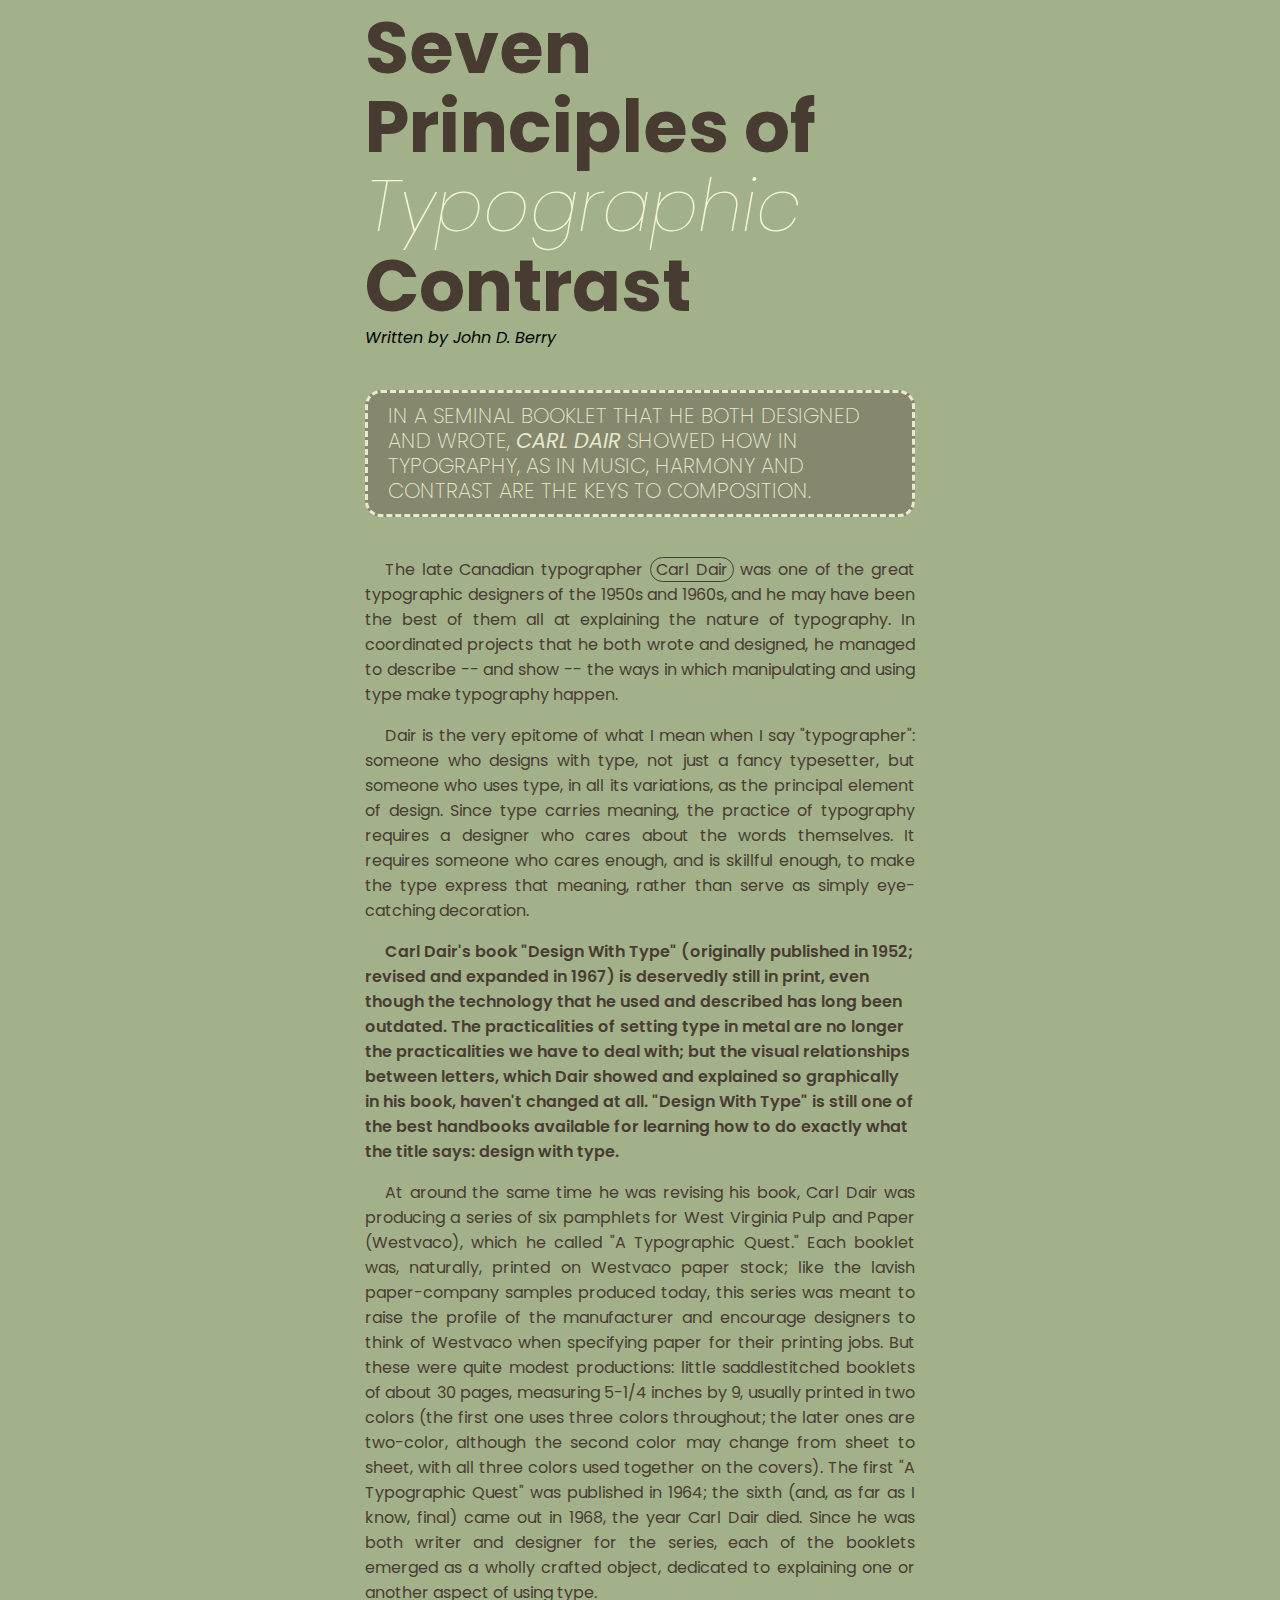
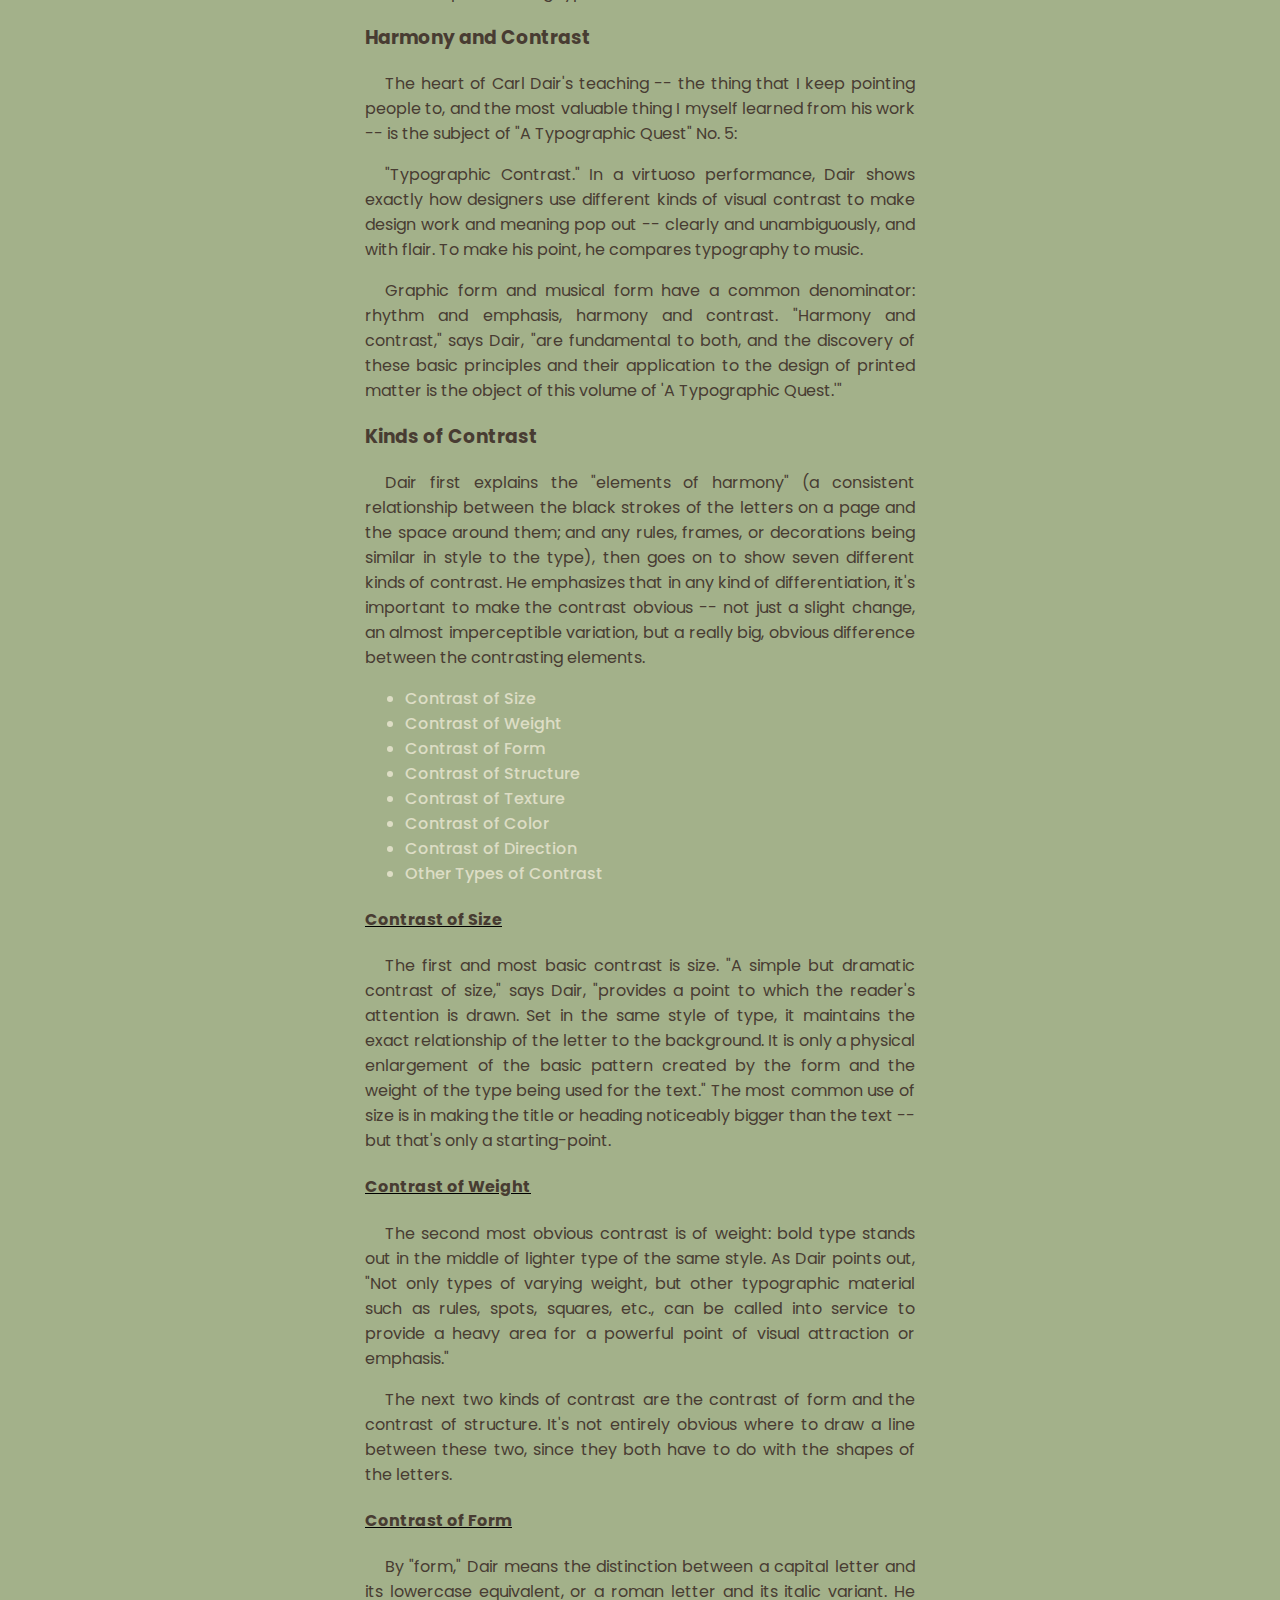
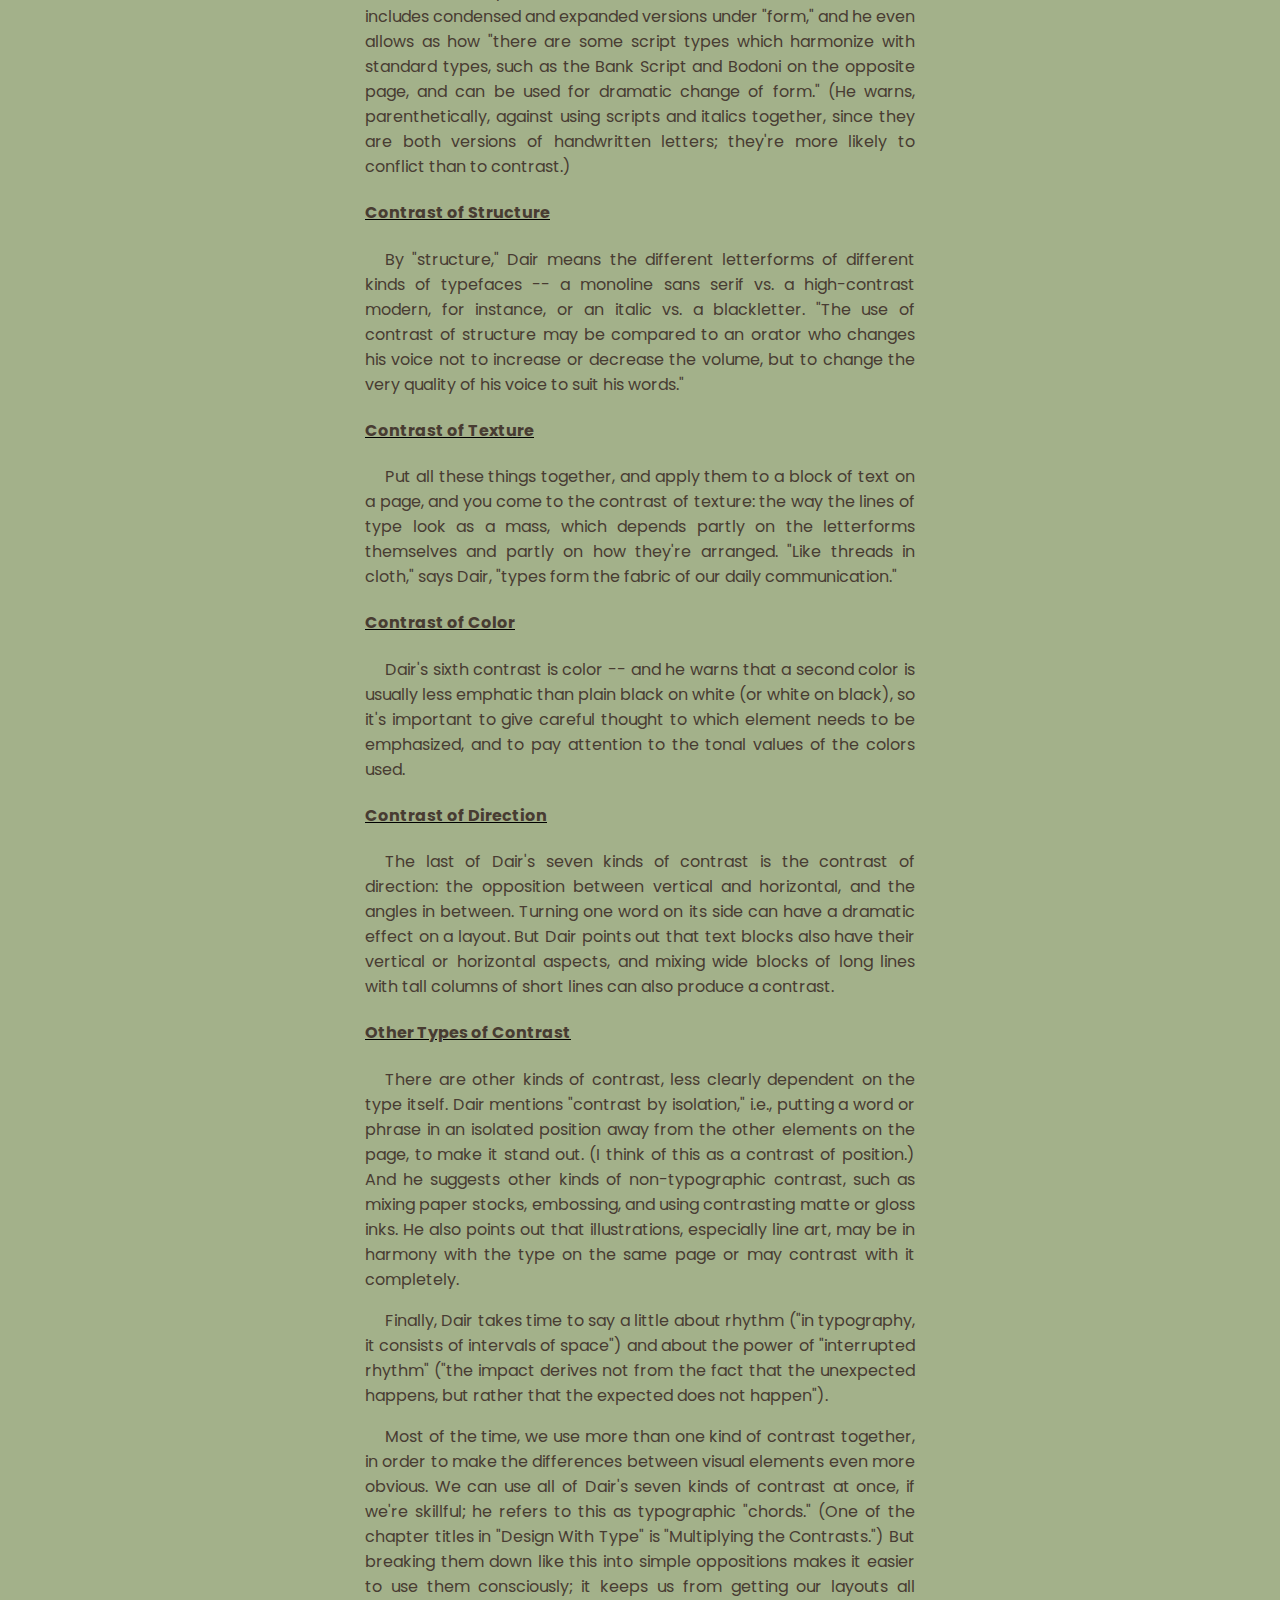
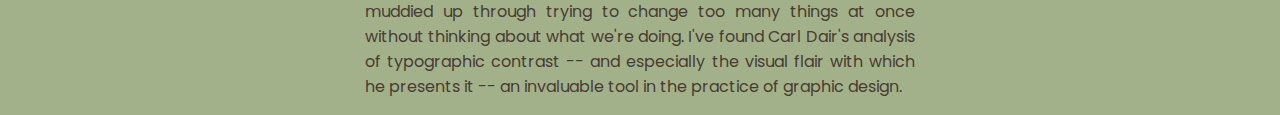
<file: index.html>
<!-- STYLES -->
     
     <!DOCTYPE html>
<head>
    <title>Seven Principles of Typographic Contrast</title>
    <link rel="stylesheet" href="styles.css">
    <link rel="preconnect" href="https://fonts.googleapis.com">
<link rel="preconnect" href="https://fonts.gstatic.com" crossorigin>
<link href="https://fonts.googleapis.com/css2?family=Poppins:ital,wght@0,100;0,200;0,300;0,400;0,500;0,600;0,700;0,800;0,900;1,100;1,200;1,300;1,400;1,500;1,600;1,700;1,800;1,900&display=swap" rel="stylesheet">
</head>

<body>

    <h1> Seven Principles of <span>Typographic</span> Contrast</h1>
    
    <em> Written by John D. Berry </em>

    <h2> In a seminal booklet that he both designed and wrote, <span>Carl Dair</span> showed how in typography, as in music, harmony and contrast are the keys to composition.</h2>
        
    <p>The late Canadian typographer <a href="https://en.wikipedia.org/wiki/Carl_Dair">Carl Dair</a> was one of the great typographic designers of the 1950s and 1960s, and he may have been the best of them all at explaining the nature of typography. In coordinated projects that he both wrote and designed, he managed to describe -- and show -- the ways in which manipulating and using type make typography happen.</p>
    
    <p>Dair is the very epitome of what I mean when I say "typographer": someone who designs with type, not just a fancy typesetter, but someone who uses type, in all its variations, as the principal element of design. Since type carries meaning, the practice of typography requires a designer who cares about the words themselves. It requires someone who cares enough, and is skillful enough, to make the type express that meaning, rather than serve as simply eye-catching decoration.</p>
    
    <p class="hisbook">Carl Dair's book "Design With Type" (originally published in 1952; revised and expanded in 1967) is deservedly still in print, even though the technology that he used and described has long been outdated. The practicalities of setting type in metal are no longer the practicalities we have to deal with; but the visual relationships between letters, which Dair showed and explained so graphically in his book, haven't changed at all. "Design With Type" is still one of the best handbooks available for learning how to do exactly what the title says: design with type.</p>
    
    <p>At around the same time he was revising his book, Carl Dair was producing a series of six pamphlets for West Virginia Pulp and Paper (Westvaco), which he called "A Typographic Quest." Each booklet was, naturally, printed on Westvaco paper stock; like the lavish paper-company samples produced today, this series was meant to raise the profile of the manufacturer and encourage designers to think of Westvaco when specifying paper for their printing jobs. But these were quite modest productions: little saddlestitched booklets of about 30 pages, measuring 5-1/4 inches by 9, usually printed in two colors (the first one uses three colors throughout; the later ones are two-color, although the second color may change from sheet to sheet, with all three colors used together on the covers). The first "A Typographic Quest" was published in 1964; the sixth (and, as far as I know, final) came out in 1968, the year Carl Dair died. Since he was both writer and designer for the series, each of the booklets emerged as a wholly crafted object, dedicated to explaining one or another aspect of using type.</p>
    
   <h3><span> Harmony and Contrast </span></h3>
    
    <p>The heart of Carl Dair's teaching -- the thing that I keep pointing people to, and the most valuable thing I myself learned from his work -- is the subject of "A Typographic Quest" No. 5: </p>
    
    <p>"Typographic Contrast." In a virtuoso performance, Dair shows exactly how designers use different kinds of visual contrast to make design work and meaning pop out -- clearly and unambiguously, and with flair. To make his point, he compares typography to music.</p>
    
    <p>Graphic form and musical form have a common denominator: rhythm and emphasis, harmony and contrast. "Harmony and contrast," says Dair, "are fundamental to both, and the discovery of these basic principles and their application to the design of printed matter is the object of this volume of 'A Typographic Quest.'"</p>
    
    <h3><span> Kinds of Contrast </span></h3>
    
    <p>Dair first explains the "elements of harmony" (a consistent relationship between the black strokes of the letters on a page and the space around them; and any rules, frames, or decorations being similar in style to the type), then goes on to show seven different kinds of contrast. He emphasizes that in any kind of differentiation, it's important to make the contrast obvious -- not just a slight change, an almost imperceptible variation, but a really big, obvious difference between the contrasting elements.</p>
    
    <ul><span> 
    <li><span> Contrast of Size </span></li>
    <li><span> Contrast of Weight </span></li>
    <li><span> Contrast of Form </span></li>
    <li><span> Contrast of Structure </span></li>
    <li><span> Contrast of Texture </span></li>
    <li><span> Contrast of Color </span></li>
    <li><span> Contrast of Direction </span></li>
    <li><span> Other Types of Contrast </span></li>
    </span></ul>
    
    <h4><span> Contrast of Size </h4>
    
    <p> The first and most basic contrast is size. "A simple but dramatic contrast of size," says Dair, "provides a point to which the reader's attention is drawn. Set in the same style of type, it maintains the exact relationship of the letter to the background. It is only a physical enlargement of the basic pattern created by the form and the weight of the type being used for the text." The most common use of size is in making the title or heading noticeably bigger than the text -- but that's only a starting-point.</p>
    
    <h4><span> Contrast of Weight </span></h4>
    
    <p>The second most obvious contrast is of weight: bold type stands out in the middle of lighter type of the same style. As Dair points out, "Not only types of varying weight, but other typographic material such as rules, spots, squares, etc., can be called into service to provide a heavy area for a powerful point of visual attraction or emphasis."<p>
    
    <p>The next two kinds of contrast are the contrast of form and the contrast of structure. It's not entirely obvious where to draw a line between these two, since they both have to do with the shapes of the letters.</p>
    
    <h4><span> Contrast of Form </span></h4>
    
    <p> By "form," Dair means the distinction between a capital letter and its lowercase equivalent, or a roman letter and its italic variant. He includes condensed and expanded versions under "form," and he even allows as how "there are some script types which harmonize with standard types, such as the Bank Script and Bodoni on the opposite page, and can be used for dramatic change of form." (He warns, parenthetically, against using scripts and italics together, since they are both versions of handwritten letters; they're more likely to conflict than to contrast.)</p>
    
    <h4><span> Contrast of Structure </span></h4>
    
    <p>By "structure," Dair means the different letterforms of different kinds of typefaces -- a monoline sans serif vs. a high-contrast modern, for instance, or an italic vs. a blackletter. "The use of contrast of structure may be compared to an orator who changes his voice not to increase or decrease the volume, but to change the very quality of his voice to suit his words."</p>
    
    <h4><span> Contrast of Texture </span></h4>
    
    <p> Put all these things together, and apply them to a block of text on a page, and you come to the contrast of texture: the way the lines of type look as a mass, which depends partly on the letterforms themselves and partly on how they're arranged. "Like threads in cloth," says Dair, "types form the fabric of our daily communication."</p>
    
    <h4><span> Contrast of Color </span></h4>
    
    <p> Dair's sixth contrast is color -- and he warns that a second color is usually less emphatic than plain black on white (or white on black), so it's important to give careful thought to which element needs to be emphasized, and to pay attention to the tonal values of the colors used.</p>
    
    <h4><span> Contrast of Direction </span></h4>
    
    <p>The last of Dair's seven kinds of contrast is the contrast of direction: the opposition between vertical and horizontal, and the angles in between. Turning one word on its side can have a dramatic effect on a layout. But Dair points out that text blocks also have their vertical or horizontal aspects, and mixing wide blocks of long lines with tall columns of short lines can also produce a contrast.</p>
    
    <h4><span>Other Types of Contrast </span></h4>
    
    <p> There are other kinds of contrast, less clearly dependent on the type itself. Dair mentions "contrast by isolation," i.e., putting a word or phrase in an isolated position away from the other elements on the page, to make it stand out. (I think of this as a contrast of position.) And he suggests other kinds of non-typographic contrast, such as mixing paper stocks, embossing, and using contrasting matte or gloss inks. He also points out that illustrations, especially line art, may be in harmony with the type on the same page or may contrast with it completely.</p>
    
    <p> Finally, Dair takes time to say a little about rhythm ("in typography, it consists of intervals of space") and about the power of "interrupted rhythm" ("the impact derives not from the fact that the unexpected happens, but rather that the expected does not happen").</p>
    
    <p> Most of the time, we use more than one kind of contrast together, in order to make the differences between visual elements even more obvious. We can use all of Dair's seven kinds of contrast at once, if we're skillful; he refers to this as typographic "chords." (One of the chapter titles in "Design With Type" is "Multiplying the Contrasts.") But breaking them down like this into simple oppositions makes it easier to use them consciously; it keeps us from getting our layouts all muddied up through trying to change too many things at once without thinking about what we're doing. I've found Carl Dair's analysis of typographic contrast -- and especially the visual flair with which he presents it -- an invaluable tool in the practice of graphic design.</p>
    

    
</body>
</file>
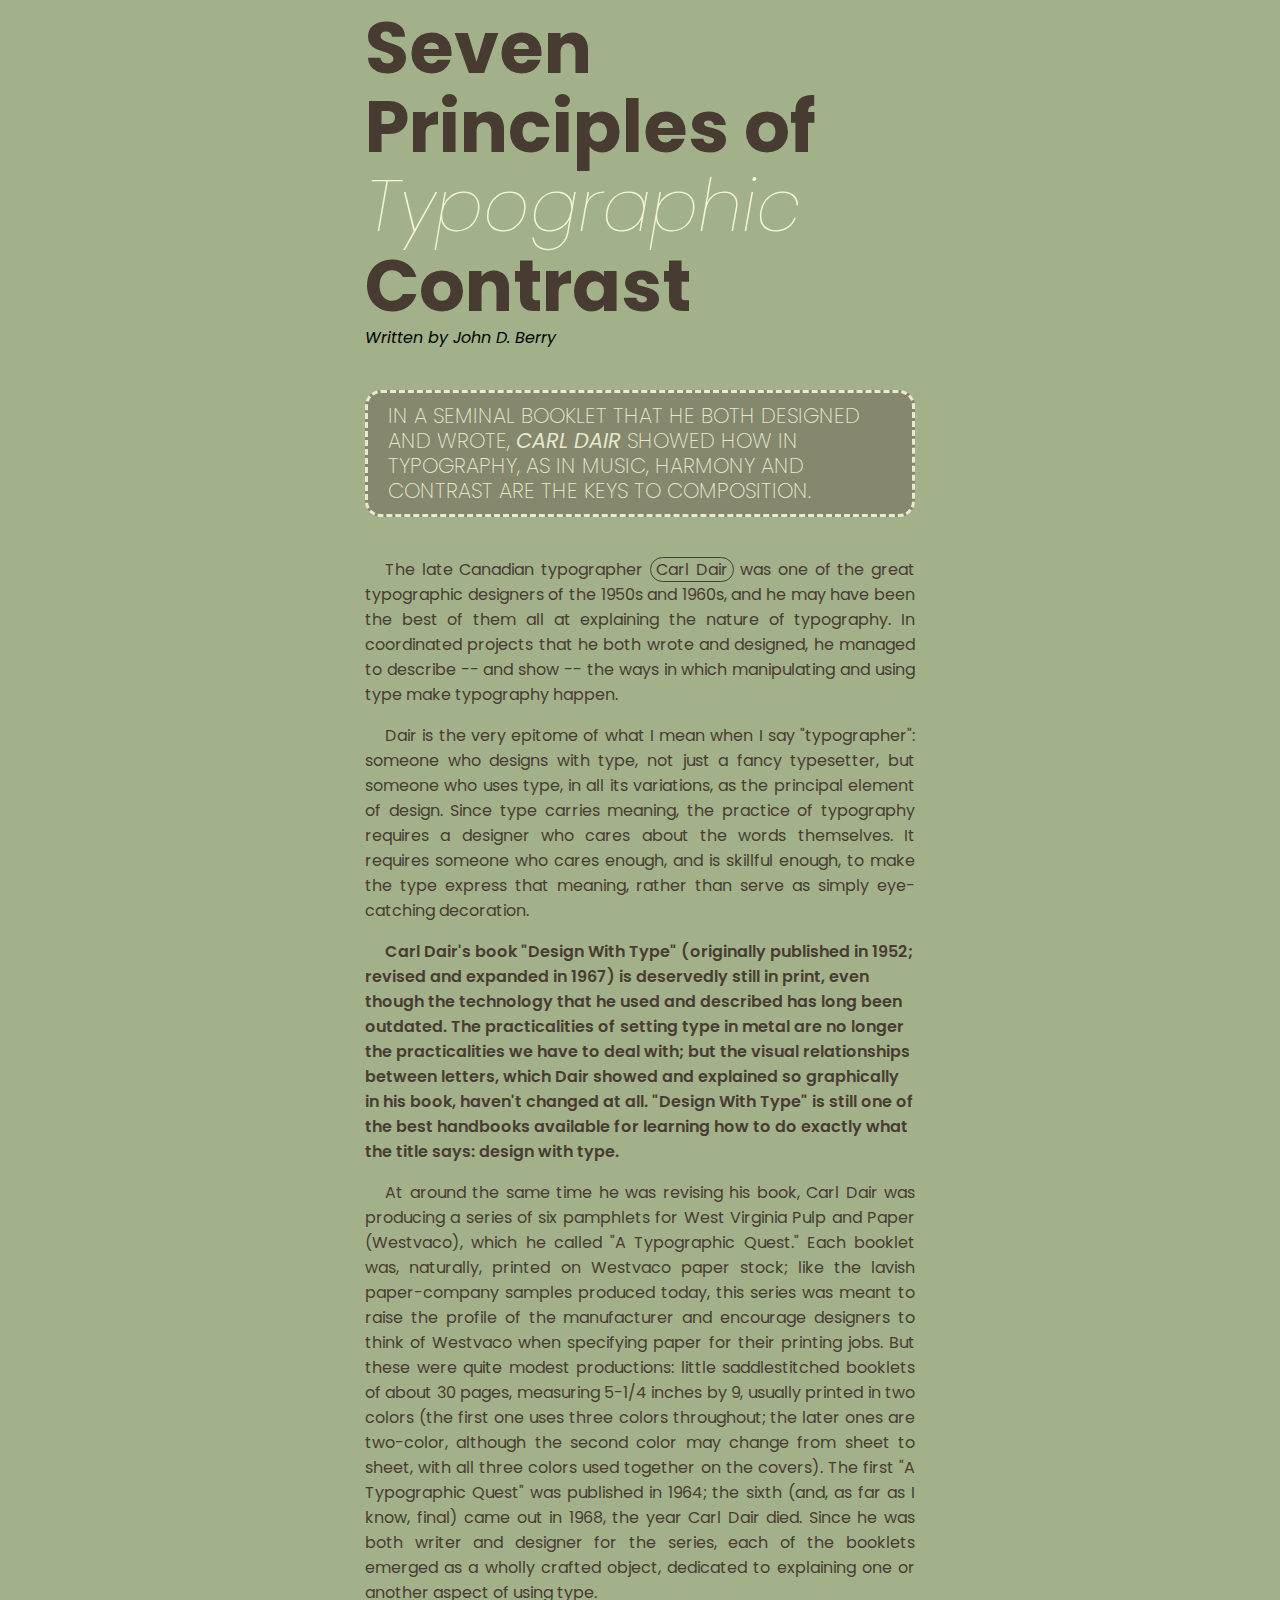
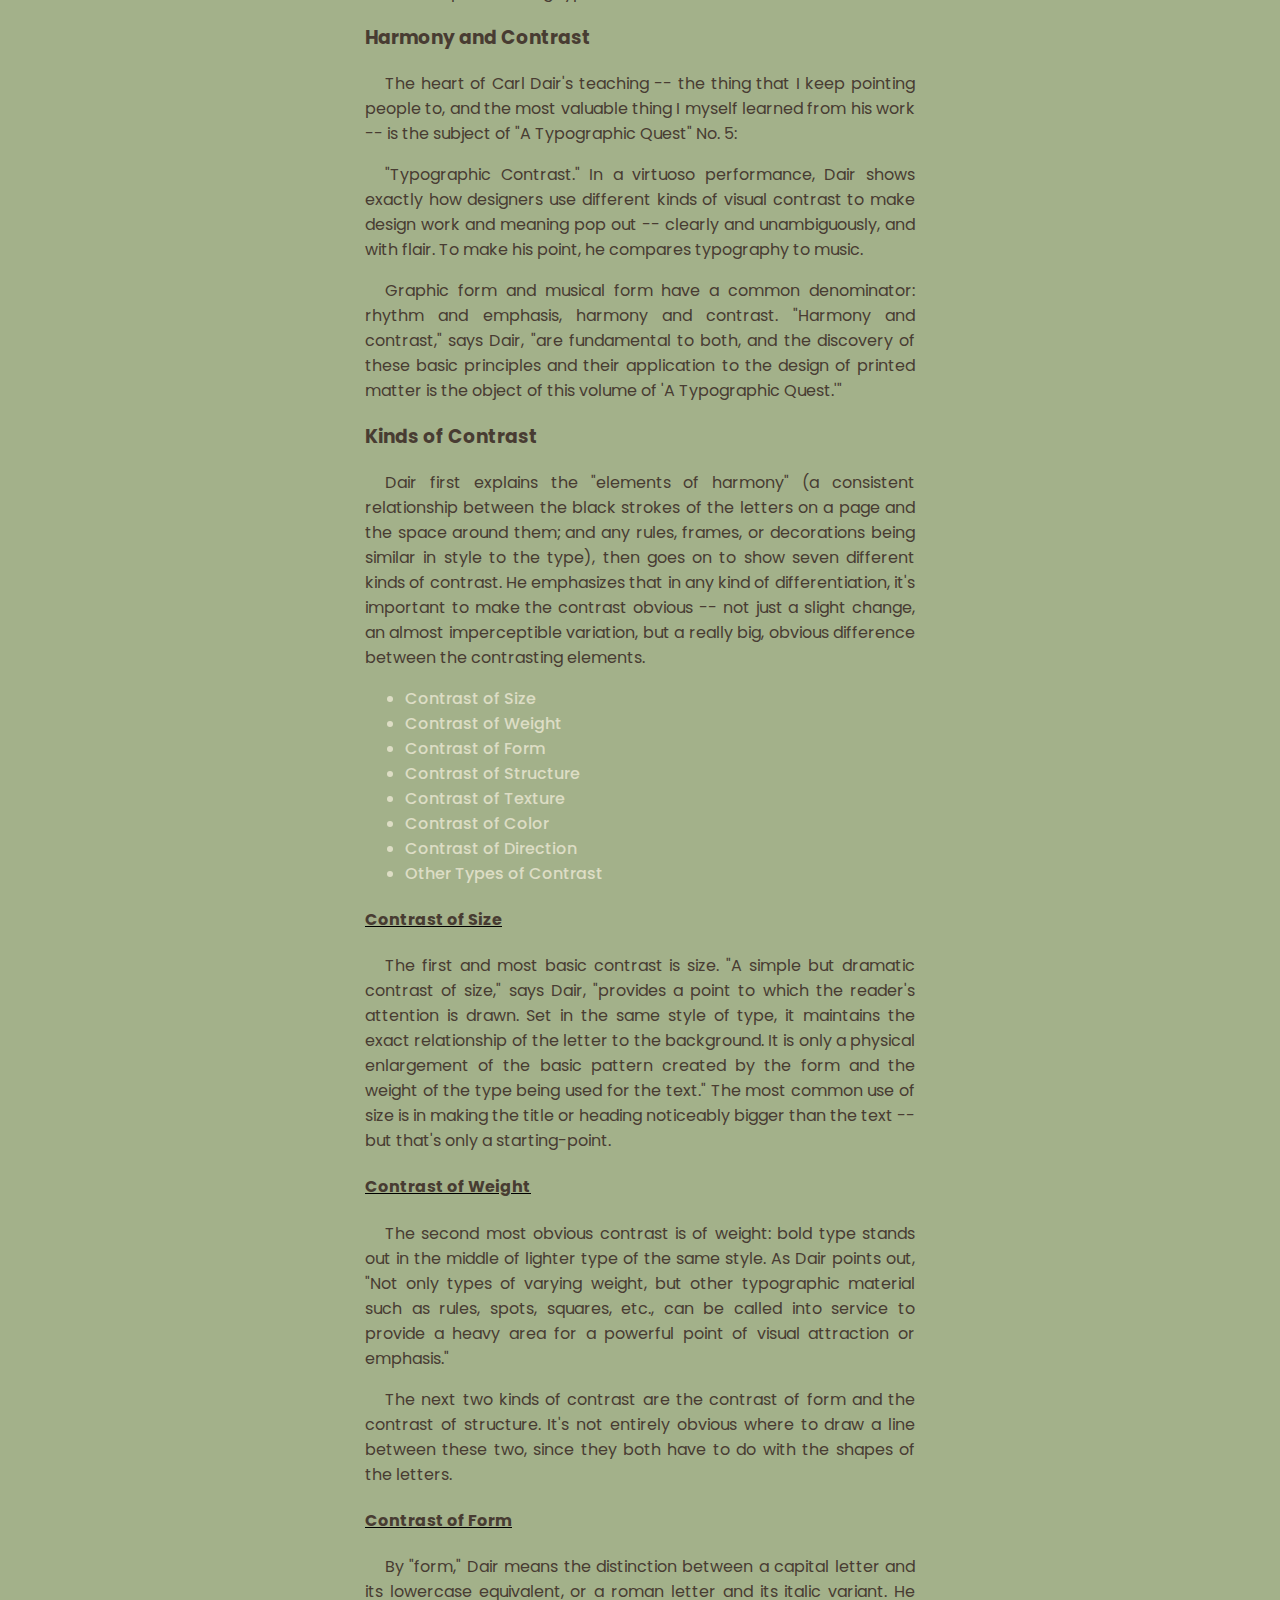
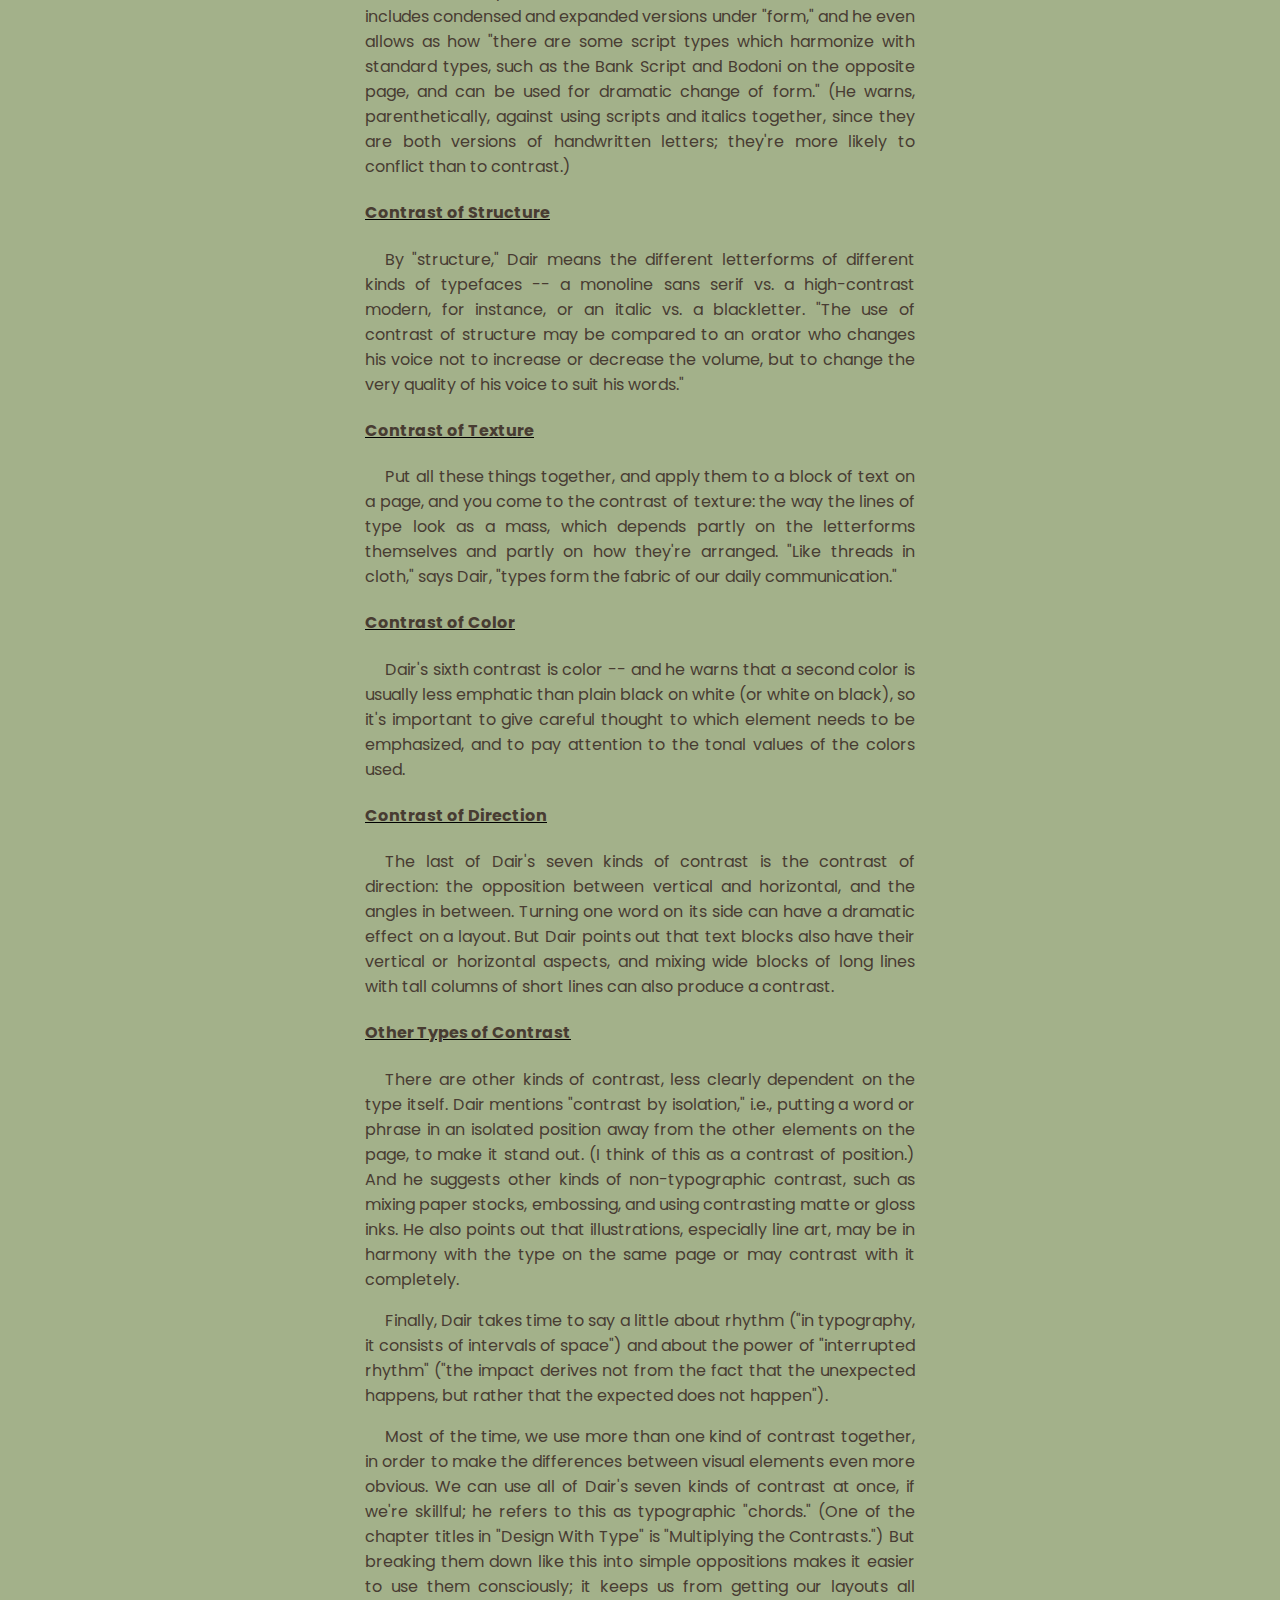
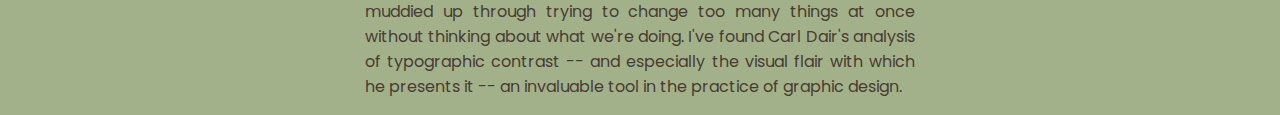
<file: rmakhtoom_index.html>
<!-- STYLES -->
     
     <!DOCTYPE html>
<head>
    <title>Seven Principles of Typographic Contrast</title>
    <link rel="stylesheet" href="styles.css">
    <link rel="preconnect" href="https://fonts.googleapis.com">
<link rel="preconnect" href="https://fonts.gstatic.com" crossorigin>
<link href="https://fonts.googleapis.com/css2?family=Poppins:ital,wght@0,100;0,200;0,300;0,400;0,500;0,600;0,700;0,800;0,900;1,100;1,200;1,300;1,400;1,500;1,600;1,700;1,800;1,900&display=swap" rel="stylesheet">
</head>

<body>

    <h1> Seven Principles of <span>Typographic</span> Contrast</h1>
    
    <em> Written by John D. Berry </em>

    <h2> In a seminal booklet that he both designed and wrote, <span>Carl Dair</span> showed how in typography, as in music, harmony and contrast are the keys to composition.</h2>
        
    <p>The late Canadian typographer <a href="https://en.wikipedia.org/wiki/Carl_Dair">Carl Dair</a> was one of the great typographic designers of the 1950s and 1960s, and he may have been the best of them all at explaining the nature of typography. In coordinated projects that he both wrote and designed, he managed to describe -- and show -- the ways in which manipulating and using type make typography happen.</p>
    
    <p>Dair is the very epitome of what I mean when I say "typographer": someone who designs with type, not just a fancy typesetter, but someone who uses type, in all its variations, as the principal element of design. Since type carries meaning, the practice of typography requires a designer who cares about the words themselves. It requires someone who cares enough, and is skillful enough, to make the type express that meaning, rather than serve as simply eye-catching decoration.</p>
    
    <p class="hisbook">Carl Dair's book "Design With Type" (originally published in 1952; revised and expanded in 1967) is deservedly still in print, even though the technology that he used and described has long been outdated. The practicalities of setting type in metal are no longer the practicalities we have to deal with; but the visual relationships between letters, which Dair showed and explained so graphically in his book, haven't changed at all. "Design With Type" is still one of the best handbooks available for learning how to do exactly what the title says: design with type.</p>
    
    <p>At around the same time he was revising his book, Carl Dair was producing a series of six pamphlets for West Virginia Pulp and Paper (Westvaco), which he called "A Typographic Quest." Each booklet was, naturally, printed on Westvaco paper stock; like the lavish paper-company samples produced today, this series was meant to raise the profile of the manufacturer and encourage designers to think of Westvaco when specifying paper for their printing jobs. But these were quite modest productions: little saddlestitched booklets of about 30 pages, measuring 5-1/4 inches by 9, usually printed in two colors (the first one uses three colors throughout; the later ones are two-color, although the second color may change from sheet to sheet, with all three colors used together on the covers). The first "A Typographic Quest" was published in 1964; the sixth (and, as far as I know, final) came out in 1968, the year Carl Dair died. Since he was both writer and designer for the series, each of the booklets emerged as a wholly crafted object, dedicated to explaining one or another aspect of using type.</p>
    
   <h3><span> Harmony and Contrast </span></h3>
    
    <p>The heart of Carl Dair's teaching -- the thing that I keep pointing people to, and the most valuable thing I myself learned from his work -- is the subject of "A Typographic Quest" No. 5: </p>
    
    <p>"Typographic Contrast." In a virtuoso performance, Dair shows exactly how designers use different kinds of visual contrast to make design work and meaning pop out -- clearly and unambiguously, and with flair. To make his point, he compares typography to music.</p>
    
    <p>Graphic form and musical form have a common denominator: rhythm and emphasis, harmony and contrast. "Harmony and contrast," says Dair, "are fundamental to both, and the discovery of these basic principles and their application to the design of printed matter is the object of this volume of 'A Typographic Quest.'"</p>
    
    <h3><span> Kinds of Contrast </span></h3>
    
    <p>Dair first explains the "elements of harmony" (a consistent relationship between the black strokes of the letters on a page and the space around them; and any rules, frames, or decorations being similar in style to the type), then goes on to show seven different kinds of contrast. He emphasizes that in any kind of differentiation, it's important to make the contrast obvious -- not just a slight change, an almost imperceptible variation, but a really big, obvious difference between the contrasting elements.</p>
    
    <ul><span> 
    <li><span> Contrast of Size </span></li>
    <li><span> Contrast of Weight </span></li>
    <li><span> Contrast of Form </span></li>
    <li><span> Contrast of Structure </span></li>
    <li><span> Contrast of Texture </span></li>
    <li><span> Contrast of Color </span></li>
    <li><span> Contrast of Direction </span></li>
    <li><span> Other Types of Contrast </span></li>
    </span></ul>
    
    <h4><span> Contrast of Size </h4>
    
    <p> The first and most basic contrast is size. "A simple but dramatic contrast of size," says Dair, "provides a point to which the reader's attention is drawn. Set in the same style of type, it maintains the exact relationship of the letter to the background. It is only a physical enlargement of the basic pattern created by the form and the weight of the type being used for the text." The most common use of size is in making the title or heading noticeably bigger than the text -- but that's only a starting-point.</p>
    
    <h4><span> Contrast of Weight </span></h4>
    
    <p>The second most obvious contrast is of weight: bold type stands out in the middle of lighter type of the same style. As Dair points out, "Not only types of varying weight, but other typographic material such as rules, spots, squares, etc., can be called into service to provide a heavy area for a powerful point of visual attraction or emphasis."<p>
    
    <p>The next two kinds of contrast are the contrast of form and the contrast of structure. It's not entirely obvious where to draw a line between these two, since they both have to do with the shapes of the letters.</p>
    
    <h4><span> Contrast of Form </span></h4>
    
    <p> By "form," Dair means the distinction between a capital letter and its lowercase equivalent, or a roman letter and its italic variant. He includes condensed and expanded versions under "form," and he even allows as how "there are some script types which harmonize with standard types, such as the Bank Script and Bodoni on the opposite page, and can be used for dramatic change of form." (He warns, parenthetically, against using scripts and italics together, since they are both versions of handwritten letters; they're more likely to conflict than to contrast.)</p>
    
    <h4><span> Contrast of Structure </span></h4>
    
    <p>By "structure," Dair means the different letterforms of different kinds of typefaces -- a monoline sans serif vs. a high-contrast modern, for instance, or an italic vs. a blackletter. "The use of contrast of structure may be compared to an orator who changes his voice not to increase or decrease the volume, but to change the very quality of his voice to suit his words."</p>
    
    <h4><span> Contrast of Texture </span></h4>
    
    <p> Put all these things together, and apply them to a block of text on a page, and you come to the contrast of texture: the way the lines of type look as a mass, which depends partly on the letterforms themselves and partly on how they're arranged. "Like threads in cloth," says Dair, "types form the fabric of our daily communication."</p>
    
    <h4><span> Contrast of Color </span></h4>
    
    <p> Dair's sixth contrast is color -- and he warns that a second color is usually less emphatic than plain black on white (or white on black), so it's important to give careful thought to which element needs to be emphasized, and to pay attention to the tonal values of the colors used.</p>
    
    <h4><span> Contrast of Direction </span></h4>
    
    <p>The last of Dair's seven kinds of contrast is the contrast of direction: the opposition between vertical and horizontal, and the angles in between. Turning one word on its side can have a dramatic effect on a layout. But Dair points out that text blocks also have their vertical or horizontal aspects, and mixing wide blocks of long lines with tall columns of short lines can also produce a contrast.</p>
    
    <h4><span>Other Types of Contrast </span></h4>
    
    <p> There are other kinds of contrast, less clearly dependent on the type itself. Dair mentions "contrast by isolation," i.e., putting a word or phrase in an isolated position away from the other elements on the page, to make it stand out. (I think of this as a contrast of position.) And he suggests other kinds of non-typographic contrast, such as mixing paper stocks, embossing, and using contrasting matte or gloss inks. He also points out that illustrations, especially line art, may be in harmony with the type on the same page or may contrast with it completely.</p>
    
    <p> Finally, Dair takes time to say a little about rhythm ("in typography, it consists of intervals of space") and about the power of "interrupted rhythm" ("the impact derives not from the fact that the unexpected happens, but rather that the expected does not happen").</p>
    
    <p> Most of the time, we use more than one kind of contrast together, in order to make the differences between visual elements even more obvious. We can use all of Dair's seven kinds of contrast at once, if we're skillful; he refers to this as typographic "chords." (One of the chapter titles in "Design With Type" is "Multiplying the Contrasts.") But breaking them down like this into simple oppositions makes it easier to use them consciously; it keeps us from getting our layouts all muddied up through trying to change too many things at once without thinking about what we're doing. I've found Carl Dair's analysis of typographic contrast -- and especially the visual flair with which he presents it -- an invaluable tool in the practice of graphic design.</p>
    

    
</body>
</file>
<file: styles.css>
body {
    background-color: #a3b18a;
    max-width: 550px;
    margin-left: auto;
    margin-right: auto;
    font-family: "Poppins", sans-serif;
    font-weight: 400;
    font-style: normal

}

h1 {
    font-size: 72px;
    line-height: 110%;
    color: #483c32;
    margin: auto;
    
}

h2 {
    font-weight: 200;
    font-size: 21px;
    text-transform:uppercase;
    line-height: 120%;
    letter-spacing: 0px;
    margin: 0 auto;
    background-color: #85886d;
    color: #f5f5dce3;;
    padding: 10px 20px;
    margin: 40px 0px 40px 0px;
    border-style: dashed;
    border-radius: 16px;
}

h1 span {
font-weight: 100;
font-style:oblique;
color: #f5f5dc;
}

h2 span{
    font-weight: 400;
    font-style: italic;
}

p{
    font-size: 16px;
    color: #483c32;
    text-indent: 20px;
    margin: 0px;
    margin-bottom: 16px;
    text-align: justify;
}

h3 span{
    color: #483c32;
}

h4 span{
        color: #483c32;

}

ul span{
    color:#ddddc5;
    font-weight: 500

}
a {
    text-decoration: none;
    color: #483c32;
    border: 1px solid #483c32;
    padding-left: 5px;
    padding-right: 5px;
    border-radius: 16px;
    transition: all 0.5s;
}
a:hover{
    color:#a3b18a;
    background-color:#483c32;
}

.hisbook{
    font-weight: 600;
    font-size: 16px;
    text-align: left;
}

h4{
    text-decoration:underline;
}
</file>
